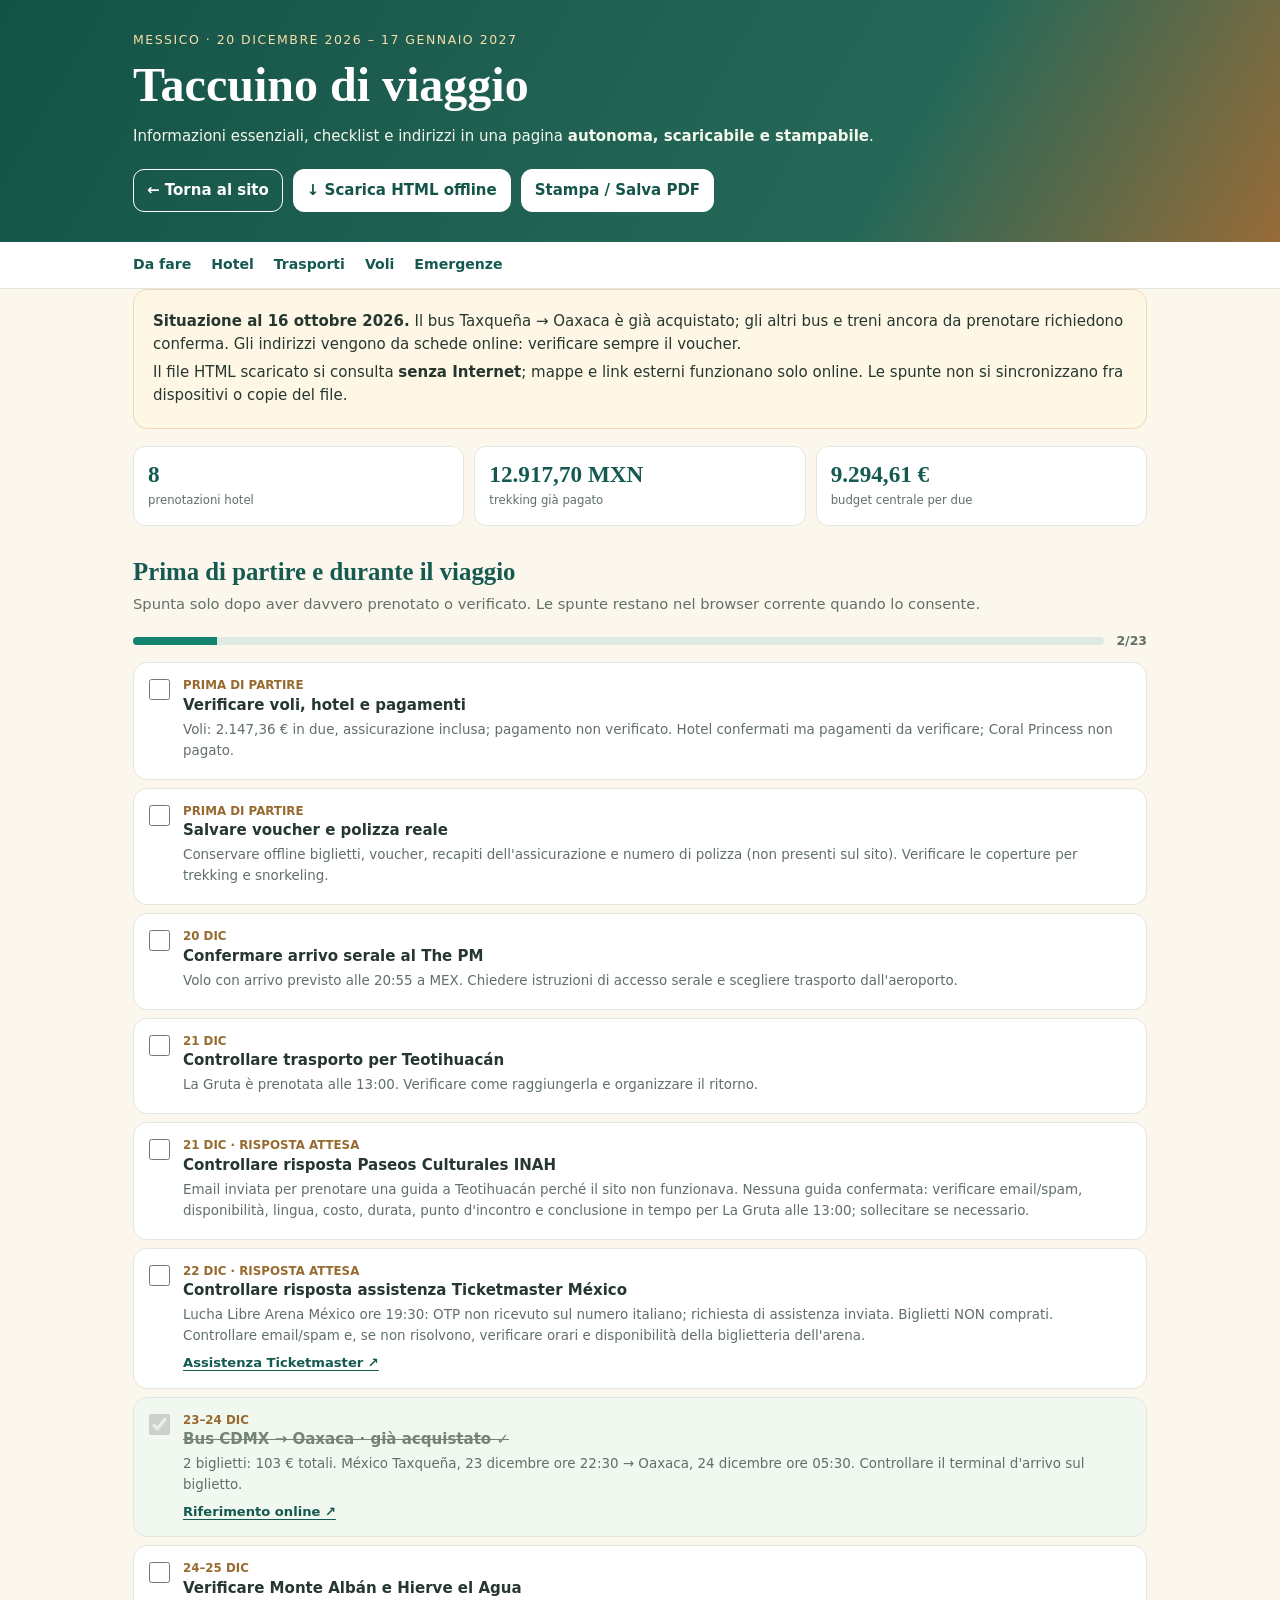
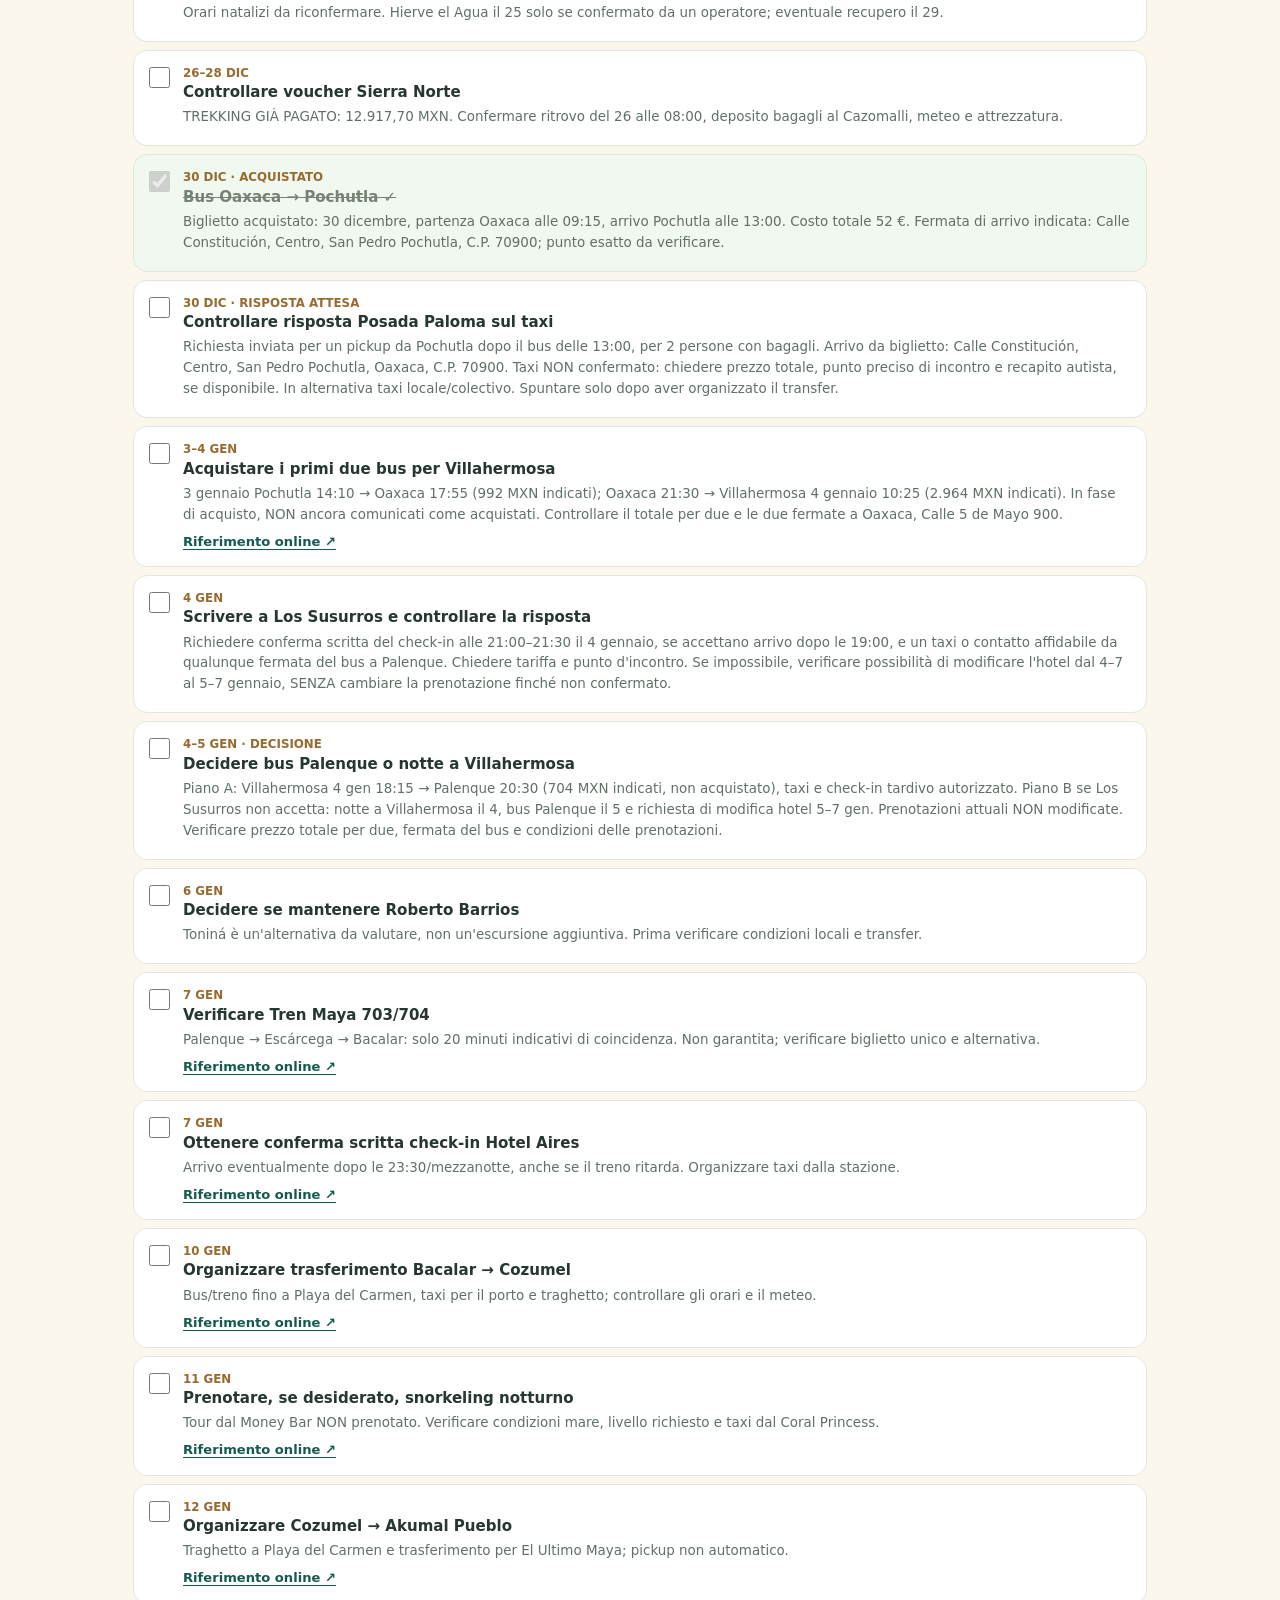
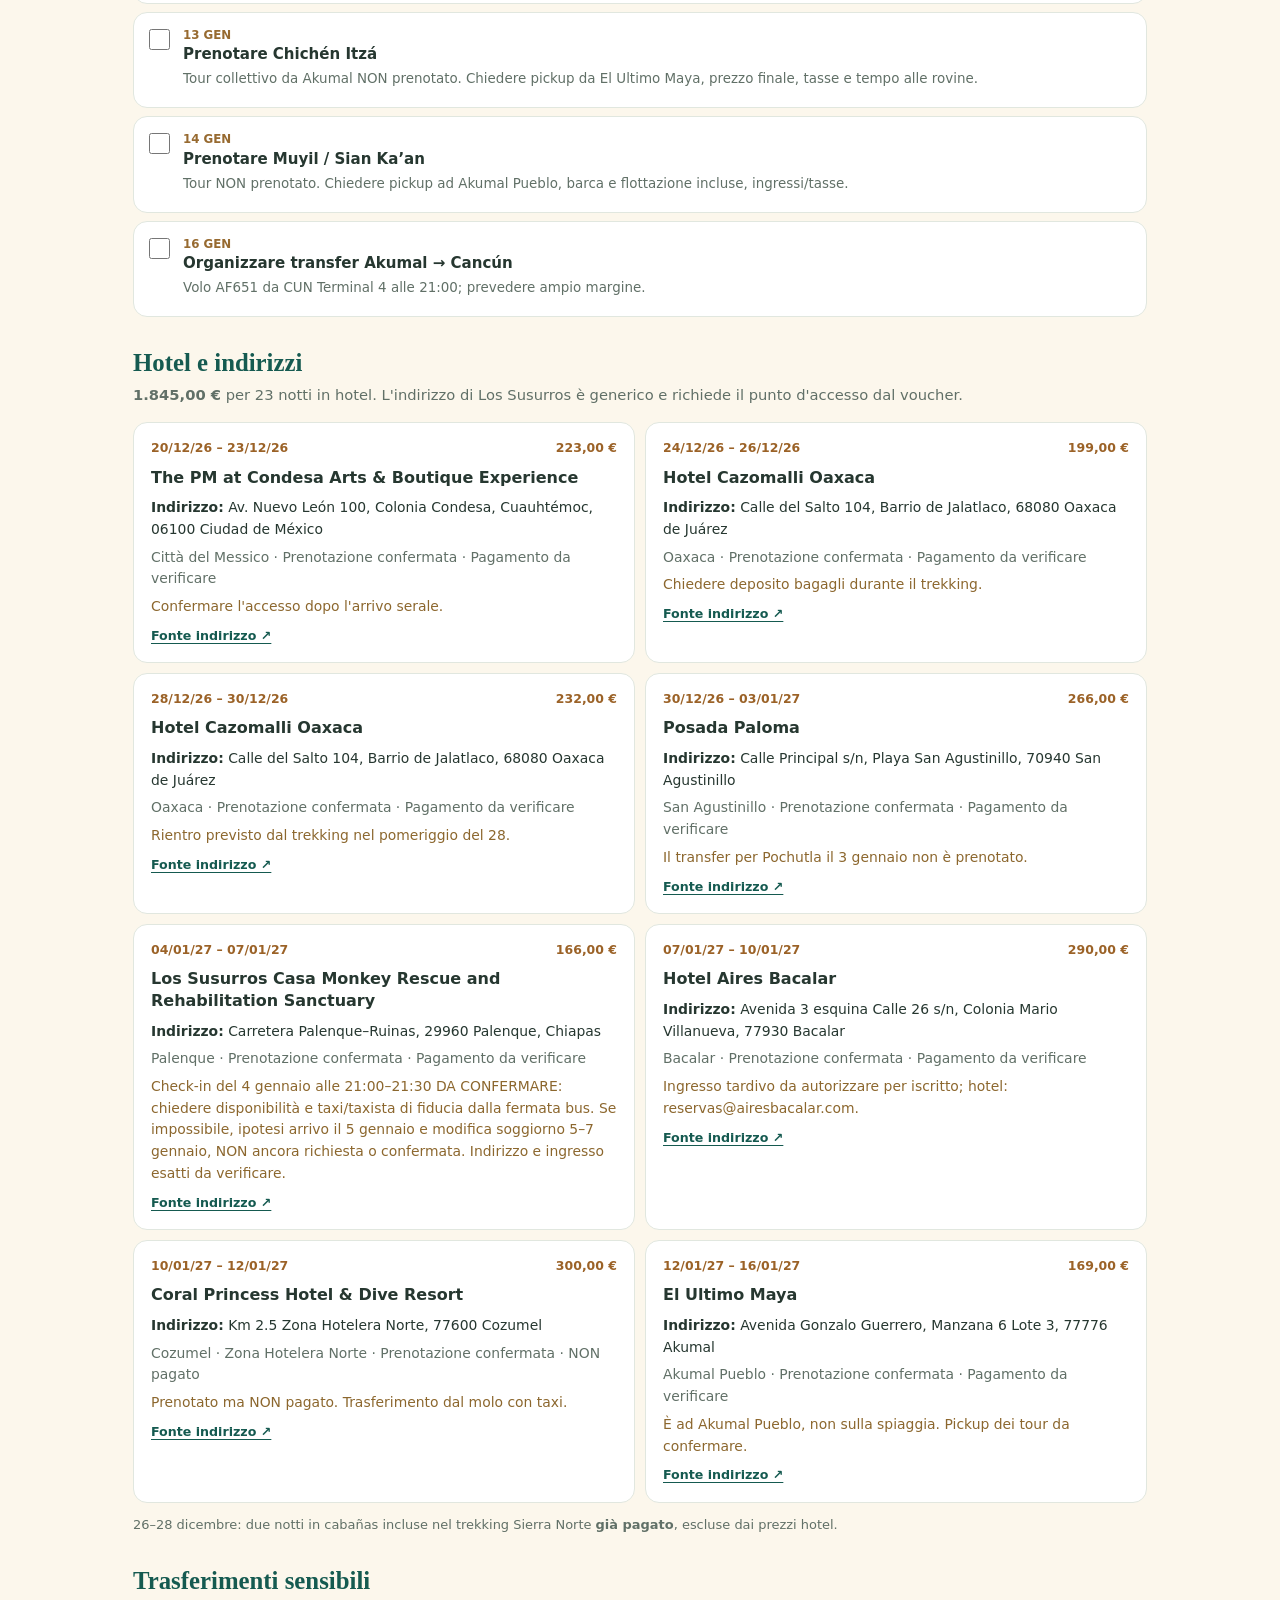
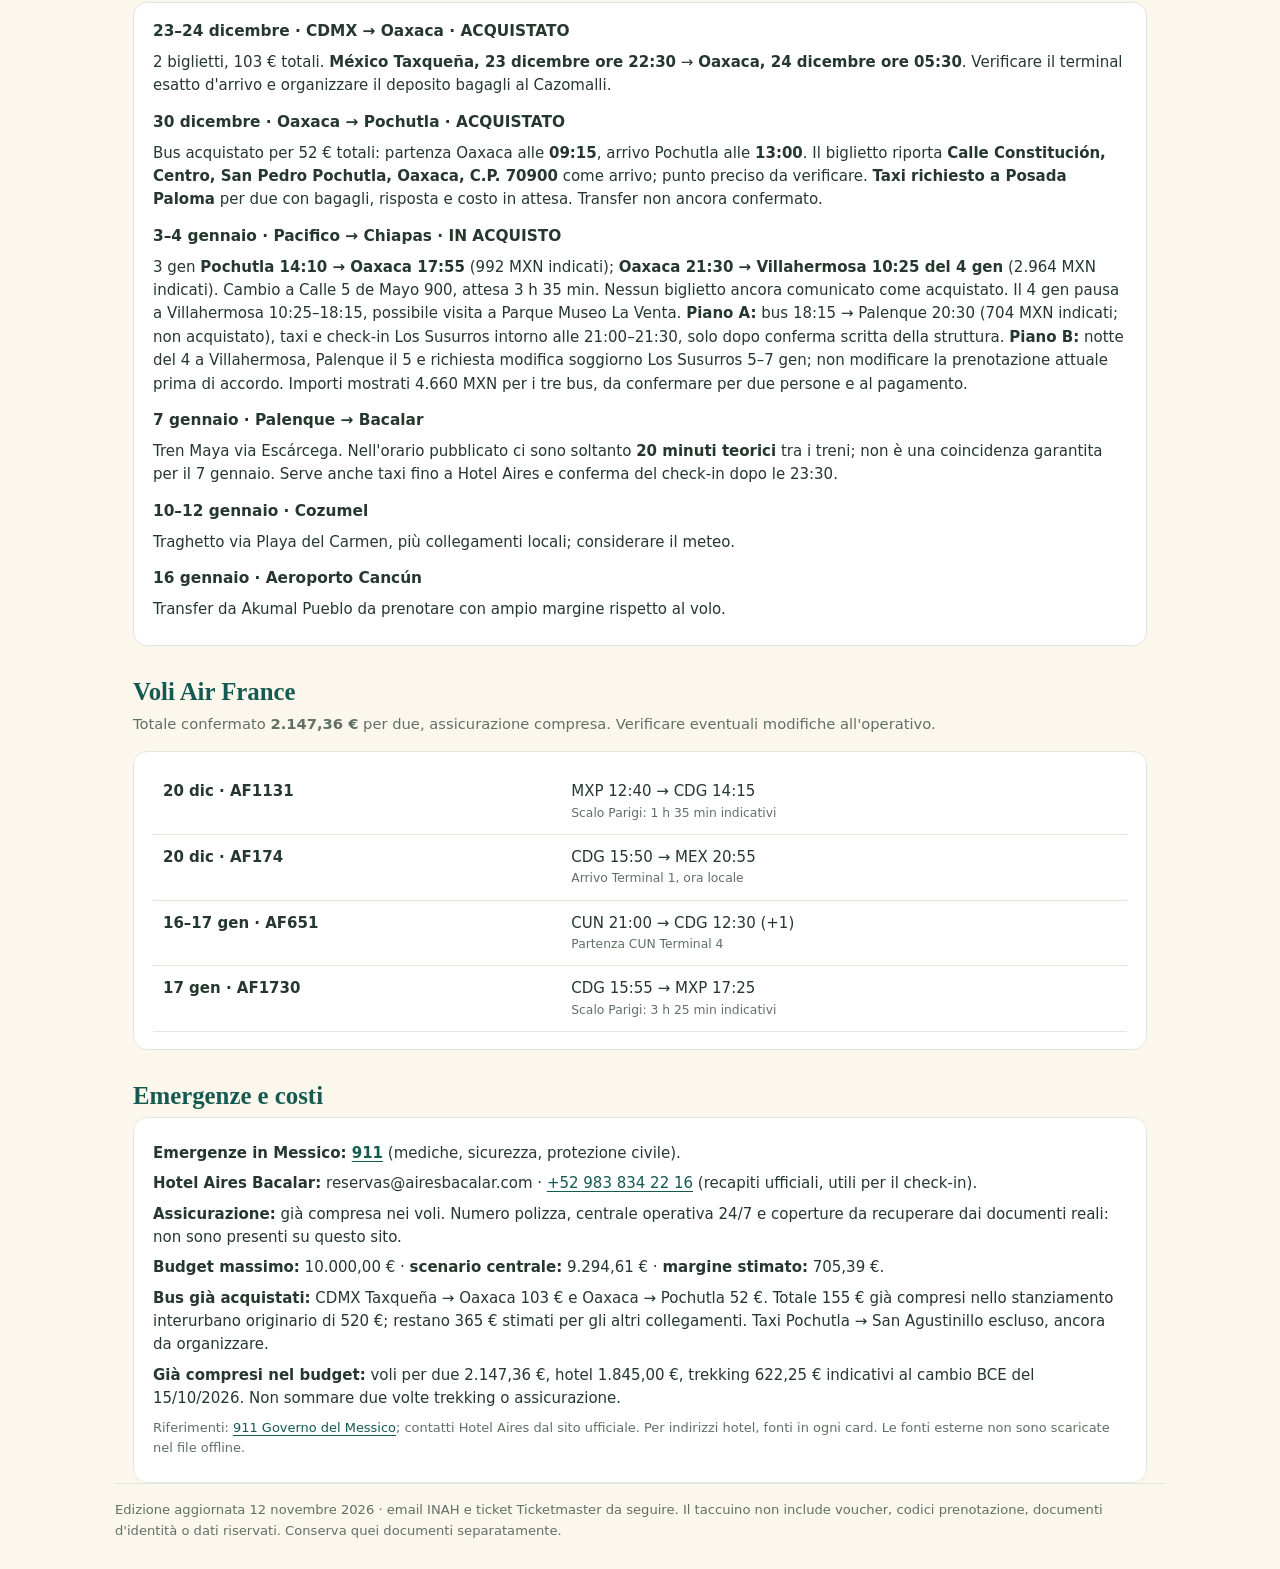
<file: taccuino.html>
<!doctype html><html lang="it"><head><meta charset="utf-8"><meta name="viewport" content="width=device-width,initial-scale=1"><meta name="theme-color" content="#155a50"><title>Taccuino offline · Messico 2026–27</title>
<style>
:root{color-scheme:light;--green:#155a50;--cream:#fcf7ec;--ink:#263730;--muted:#617067;--line:#e1e7df}*{box-sizing:border-box}body{font:15px/1.56 system-ui,-apple-system,Segoe UI,sans-serif;background:var(--cream);color:var(--ink);margin:0}a{color:var(--green);text-underline-offset:3px}button{font:inherit;cursor:pointer}a:focus-visible,button:focus-visible,input:focus-visible{outline:3px solid #c1576b;outline-offset:3px}.wrap{max-width:1050px;margin:auto;padding:0 18px}.hero{background:linear-gradient(120deg,#145448,#266858 70%,#986b38);color:white;padding:30px 0}.hero small{display:block;text-transform:uppercase;letter-spacing:.12em;color:#f8ddaa}.hero h1{font:700 clamp(2.1rem,5vw,3rem)/1.08 Georgia,serif;margin:9px 0}.hero p{color:#f5f8ed}.actions{display:flex;flex-wrap:wrap;gap:10px;margin:20px 0 0}.actions a,.actions button{padding:9px 13px;background:#fff;color:#155448;border-radius:11px;border:1px solid #fff;text-decoration:none;font-weight:800}.actions .back{background:transparent;color:white}nav{position:sticky;top:0;background:white;border-bottom:1px solid var(--line);overflow:auto;z-index:2}nav .wrap{display:flex;gap:20px;white-space:nowrap;padding:12px 18px}nav a{font-size:.88rem;font-weight:700;text-decoration:none}main{padding:24px 0 45px}section{margin-top:32px;scroll-margin-top:80px}h2{font:700 1.55rem Georgia,serif;color:var(--green);margin:0 0 7px}.lead{color:var(--muted);margin:0 0 15px;font-size:.92rem}.banner,.hotel,.box,ul.todo li{background:white;border:1px solid var(--line);border-radius:14px}.banner{background:#fff7e6;border-color:#edd9b8;padding:16px 19px}.banner p{margin:4px 0}.stats{display:grid;grid-template-columns:repeat(3,1fr);gap:10px;margin:17px 0}.stats>div{background:white;border:1px solid var(--line);padding:14px;border-radius:12px}.stats strong{font:700 1.45rem Georgia,serif;display:block;color:var(--green)}.stats small{font-size:.73rem;color:var(--muted)}.progress{display:flex;align-items:center;gap:12px;margin-bottom:12px}.bar{height:8px;background:#dfebe1;border-radius:50px;overflow:hidden;flex:1}.fill{height:100%;width:0;background:#12846e}.progress span{font-size:.78rem;font-weight:800;color:var(--muted)}ul.todo{padding:0;margin:0;list-style:none;display:grid;gap:8px}.check{padding:13px 15px;display:flex;align-items:flex-start;gap:13px;cursor:pointer}.check>input{flex:none;width:21px;height:21px;accent-color:#158267;margin:3px 0}.check>span{flex:1;min-width:0}.check small{display:block;color:#976a30;font-size:.74rem;font-weight:800;text-transform:uppercase}.check strong{display:block;font-size:.94rem;line-height:1.4}.check .desc{display:block;font-size:.84rem;color:var(--muted);margin:4px 0}.check a{font-size:.82rem;font-weight:700}li:has(input:checked){background:#f0f8ef}li input:checked+span strong{text-decoration:line-through;color:#758276}.grid{display:grid;grid-template-columns:repeat(2,minmax(0,1fr));gap:10px}.hotel{padding:15px 17px}.hotel h3{font-size:1rem;line-height:1.35;margin:9px 0}.hotel p{margin:6px 0;font-size:.87rem}.hotel .overline{font-size:.78rem;color:#9b6227;font-weight:800;display:flex;justify-content:space-between;gap:8px;flex-wrap:wrap}.hotel .notice{color:#8c672e}.hotel a{font-size:.79rem;font-weight:800}.muted{color:var(--muted)}.box{padding:17px 19px}.box p{margin:7px 0}.box h3{font-size:.96rem;margin:13px 0 5px}.box h3:first-child{margin-top:0}table{width:100%;border-collapse:collapse}td,th{text-align:left;border-bottom:1px solid var(--line);padding:11px 10px;vertical-align:top}td small{display:block;color:var(--muted);font-size:.77rem}.fine{color:var(--muted);font-size:.81rem;margin:12px 0}.foot{border-top:1px solid var(--line);padding:16px 0 28px;color:var(--muted);font-size:.82rem}@media(max-width:650px){.wrap{padding:0 13px}.grid{grid-template-columns:1fr}.stats{gap:5px}.stats>div{padding:10px 8px}.stats strong{font-size:1.08rem}.stats small{font-size:.65rem}.hero{padding:23px 0}}@media print{body{background:#fff;font-size:11pt}nav,.actions,.progress{display:none!important}.hero{background:#fff!important;color:#155448!important;padding:7px 0 15px}.hero p,.hero small{color:#155448!important}.wrap{max-width:none;padding:0}.hotel,li,.box{break-inside:avoid}a{color:inherit;text-decoration:none}section{margin-top:18px}h2{break-after:avoid}ul.todo{gap:4px}.check{padding:8px}.hotel a,.check a{display:none}.grid{grid-template-columns:repeat(2,1fr)}} 
</style></head><body>
<header class="hero"><div class="wrap"><small>Messico · 20 dicembre 2026 – 17 gennaio 2027</small><h1>Taccuino di viaggio</h1><p>Informazioni essenziali, checklist e indirizzi in una pagina <strong>autonoma, scaricabile e stampabile</strong>.</p><div class="actions"><a class="back" href="index.html">← Torna al sito</a><a href="taccuino.html" download="Taccuino_Messico_2026_Offline.html">↓ Scarica HTML offline</a><button type="button" id="print">Stampa / Salva PDF</button></div></div></header>
<nav aria-label="Sezioni del taccuino"><div class="wrap"><a href="#checklist">Da fare</a><a href="#hotel">Hotel</a><a href="#trasporti">Trasporti</a><a href="#voli">Voli</a><a href="#emergenze">Emergenze</a></div></nav>
<main class="wrap"><div class="banner"><p><strong>Situazione al 16 ottobre 2026.</strong> Il bus Taxqueña → Oaxaca è già acquistato; gli altri bus e treni ancora da prenotare richiedono conferma. Gli indirizzi vengono da schede online: verificare sempre il voucher.</p><p>Il file HTML scaricato si consulta <strong>senza Internet</strong>; mappe e link esterni funzionano solo online. Le spunte non si sincronizzano fra dispositivi o copie del file.</p></div>
<div class="stats"><div><strong>8</strong><small>prenotazioni hotel</small></div><div><strong>12.917,70 MXN</strong><small>trekking già pagato</small></div><div><strong>9.294,61 €</strong><small>budget centrale per due</small></div></div>
<section id="checklist"><h2>Prima di partire e durante il viaggio</h2><p class="lead">Spunta solo dopo aver davvero prenotato o verificato. Le spunte restano nel browser corrente quando lo consente.</p><div class="progress"><div class="bar" role="progressbar" aria-label="Attività completate" aria-valuemin="0" aria-valuemax="23" aria-valuenow="0"><div class="fill"></div></div><span id="counter">0/23</span></div><ul class="todo"><li><label class="check"><input type="checkbox" data-task="task1"><span><small>Prima di partire</small><strong>Verificare voli, hotel e pagamenti</strong><span class="desc">Voli: 2.147,36 € in due, assicurazione inclusa; pagamento non verificato. Hotel confermati ma pagamenti da verificare; Coral Princess non pagato.</span></span></label></li><li><label class="check"><input type="checkbox" data-task="task2"><span><small>Prima di partire</small><strong>Salvare voucher e polizza reale</strong><span class="desc">Conservare offline biglietti, voucher, recapiti dell'assicurazione e numero di polizza (non presenti sul sito). Verificare le coperture per trekking e snorkeling.</span></span></label></li><li><label class="check"><input type="checkbox" data-task="task3"><span><small>20 dic</small><strong>Confermare arrivo serale al The PM</strong><span class="desc">Volo con arrivo previsto alle 20:55 a MEX. Chiedere istruzioni di accesso serale e scegliere trasporto dall'aeroporto.</span></span></label></li><li><label class="check"><input type="checkbox" data-task="task4"><span><small>21 dic</small><strong>Controllare trasporto per Teotihuacán</strong><span class="desc">La Gruta è prenotata alle 13:00. Verificare come raggiungerla e organizzare il ritorno.</span></span></label></li><li><label class="check"><input type="checkbox" data-task="task21"><span><small>21 dic · risposta attesa</small><strong>Controllare risposta Paseos Culturales INAH</strong><span class="desc">Email inviata per prenotare una guida a Teotihuacán perché il sito non funzionava. Nessuna guida confermata: verificare email/spam, disponibilità, lingua, costo, durata, punto d'incontro e conclusione in tempo per La Gruta alle 13:00; sollecitare se necessario.</span></span></label></li><li><label class="check"><input type="checkbox" data-task="task22"><span><small>22 dic · risposta attesa</small><strong>Controllare risposta assistenza Ticketmaster México</strong><span class="desc">Lucha Libre Arena México ore 19:30: OTP non ricevuto sul numero italiano; richiesta di assistenza inviata. Biglietti NON comprati. Controllare email/spam e, se non risolvono, verificare orari e disponibilità della biglietteria dell'arena.</span><a href="https://help.ticketmaster.com.mx/hc/es-mx/requests/new?ticket_form_id=26928070885009" target="_blank" rel="noopener noreferrer">Assistenza Ticketmaster ↗</a></span></label></li><li><label class="check"><input type="checkbox" data-task="task6" data-confirmed="true" checked disabled><span><small>23–24 dic</small><strong>Bus CDMX → Oaxaca · già acquistato ✓</strong><span class="desc">2 biglietti: 103 € totali. México Taxqueña, 23 dicembre ore 22:30 → Oaxaca, 24 dicembre ore 05:30. Controllare il terminal d'arrivo sul biglietto.</span><a href="https://www.ado.com.mx/" target="_blank" rel="noopener noreferrer">Riferimento online ↗</a></span></label></li><li><label class="check"><input type="checkbox" data-task="task7"><span><small>24–25 dic</small><strong>Verificare Monte Albán e Hierve el Agua</strong><span class="desc">Orari natalizi da riconfermare. Hierve el Agua il 25 solo se confermato da un operatore; eventuale recupero il 29.</span></span></label></li><li><label class="check"><input type="checkbox" data-task="task8"><span><small>26–28 dic</small><strong>Controllare voucher Sierra Norte</strong><span class="desc">TREKKING GIÀ PAGATO: 12.917,70 MXN. Confermare ritrovo del 26 alle 08:00, deposito bagagli al Cazomalli, meteo e attrezzatura.</span></span></label></li><li><label class="check"><input type="checkbox" data-task="task9" data-confirmed="true" checked disabled><span><small>30 dic · acquistato</small><strong>Bus Oaxaca → Pochutla ✓</strong><span class="desc">Biglietto acquistato: 30 dicembre, partenza Oaxaca alle 09:15, arrivo Pochutla alle 13:00. Costo totale 52 €. Fermata di arrivo indicata: Calle Constitución, Centro, San Pedro Pochutla, C.P. 70900; punto esatto da verificare.</span></span></label></li><li><label class="check"><input type="checkbox" data-task="task23"><span><small>30 dic · risposta attesa</small><strong>Controllare risposta Posada Paloma sul taxi</strong><span class="desc">Richiesta inviata per un pickup da Pochutla dopo il bus delle 13:00, per 2 persone con bagagli. Arrivo da biglietto: Calle Constitución, Centro, San Pedro Pochutla, Oaxaca, C.P. 70900. Taxi NON confermato: chiedere prezzo totale, punto preciso di incontro e recapito autista, se disponibile. In alternativa taxi locale/colectivo. Spuntare solo dopo aver organizzato il transfer.</span></span></label></li><li><label class="check"><input type="checkbox" data-task="task10"><span><small>3–4 gen</small><strong>Acquistare i primi due bus per Villahermosa</strong><span class="desc">3 gennaio Pochutla 14:10 → Oaxaca 17:55 (992 MXN indicati); Oaxaca 21:30 → Villahermosa 4 gennaio 10:25 (2.964 MXN indicati). In fase di acquisto, NON ancora comunicati come acquistati. Controllare il totale per due e le due fermate a Oaxaca, Calle 5 de Mayo 900.</span><a href="https://www.ado.com.mx/" target="_blank" rel="noopener noreferrer">Riferimento online ↗</a></span></label></li><li><label class="check"><input type="checkbox" data-task="task11"><span><small>4 gen</small><strong>Scrivere a Los Susurros e controllare la risposta</strong><span class="desc">Richiedere conferma scritta del check-in alle 21:00–21:30 il 4 gennaio, se accettano arrivo dopo le 19:00, e un taxi o contatto affidabile da qualunque fermata del bus a Palenque. Chiedere tariffa e punto d'incontro. Se impossibile, verificare possibilità di modificare l'hotel dal 4–7 al 5–7 gennaio, SENZA cambiare la prenotazione finché non confermato.</span></span></label></li><li><label class="check"><input type="checkbox" data-task="task24"><span><small>4–5 gen · decisione</small><strong>Decidere bus Palenque o notte a Villahermosa</strong><span class="desc">Piano A: Villahermosa 4 gen 18:15 → Palenque 20:30 (704 MXN indicati, non acquistato), taxi e check-in tardivo autorizzato. Piano B se Los Susurros non accetta: notte a Villahermosa il 4, bus Palenque il 5 e richiesta di modifica hotel 5–7 gen. Prenotazioni attuali NON modificate. Verificare prezzo totale per due, fermata del bus e condizioni delle prenotazioni.</span></span></label></li><li><label class="check"><input type="checkbox" data-task="task12"><span><small>6 gen</small><strong>Decidere se mantenere Roberto Barrios</strong><span class="desc">Toniná è un'alternativa da valutare, non un'escursione aggiuntiva. Prima verificare condizioni locali e transfer.</span></span></label></li><li><label class="check"><input type="checkbox" data-task="task13"><span><small>7 gen</small><strong>Verificare Tren Maya 703/704</strong><span class="desc">Palenque → Escárcega → Bacalar: solo 20 minuti indicativi di coincidenza. Non garantita; verificare biglietto unico e alternativa.</span><a href="https://www.trenmaya.gob.mx/horarios.php" target="_blank" rel="noopener noreferrer">Riferimento online ↗</a></span></label></li><li><label class="check"><input type="checkbox" data-task="task14"><span><small>7 gen</small><strong>Ottenere conferma scritta check-in Hotel Aires</strong><span class="desc">Arrivo eventualmente dopo le 23:30/mezzanotte, anche se il treno ritarda. Organizzare taxi dalla stazione.</span><a href="https://www.airesbacalar.com/en/contacto.html" target="_blank" rel="noopener noreferrer">Riferimento online ↗</a></span></label></li><li><label class="check"><input type="checkbox" data-task="task15"><span><small>10 gen</small><strong>Organizzare trasferimento Bacalar → Cozumel</strong><span class="desc">Bus/treno fino a Playa del Carmen, taxi per il porto e traghetto; controllare gli orari e il meteo.</span><a href="https://winjet.mx/" target="_blank" rel="noopener noreferrer">Riferimento online ↗</a></span></label></li><li><label class="check"><input type="checkbox" data-task="task16"><span><small>11 gen</small><strong>Prenotare, se desiderato, snorkeling notturno</strong><span class="desc">Tour dal Money Bar NON prenotato. Verificare condizioni mare, livello richiesto e taxi dal Coral Princess.</span><a href="https://nightsnorkelcozumel.com/" target="_blank" rel="noopener noreferrer">Riferimento online ↗</a></span></label></li><li><label class="check"><input type="checkbox" data-task="task17"><span><small>12 gen</small><strong>Organizzare Cozumel → Akumal Pueblo</strong><span class="desc">Traghetto a Playa del Carmen e trasferimento per El Ultimo Maya; pickup non automatico.</span><a href="https://winjet.mx/" target="_blank" rel="noopener noreferrer">Riferimento online ↗</a></span></label></li><li><label class="check"><input type="checkbox" data-task="task18"><span><small>13 gen</small><strong>Prenotare Chichén Itzá</strong><span class="desc">Tour collettivo da Akumal NON prenotato. Chiedere pickup da El Ultimo Maya, prezzo finale, tasse e tempo alle rovine.</span></span></label></li><li><label class="check"><input type="checkbox" data-task="task19"><span><small>14 gen</small><strong>Prenotare Muyil / Sian Ka’an</strong><span class="desc">Tour NON prenotato. Chiedere pickup ad Akumal Pueblo, barca e flottazione incluse, ingressi/tasse.</span></span></label></li><li><label class="check"><input type="checkbox" data-task="task20"><span><small>16 gen</small><strong>Organizzare transfer Akumal → Cancún</strong><span class="desc">Volo AF651 da CUN Terminal 4 alle 21:00; prevedere ampio margine.</span></span></label></li></ul></section>
<section id="hotel"><h2>Hotel e indirizzi</h2><p class="lead"><strong>1.845,00 €</strong> per 23 notti in hotel. L'indirizzo di Los Susurros è generico e richiede il punto d'accesso dal voucher.</p><div class="grid"><article class="hotel"><div class="overline">20/12/26 – 23/12/26 <strong>223,00 €</strong></div><h3>The PM at Condesa Arts &amp; Boutique Experience</h3><p><b>Indirizzo:</b> Av. Nuevo León 100, Colonia Condesa, Cuauhtémoc, 06100 Ciudad de México</p><p class="muted">Città del Messico · Prenotazione confermata · Pagamento da verificare</p><p class="notice">Confermare l'accesso dopo l'arrivo serale.</p><a href="https://www.google.com/travel/hotels/entity/ChkIjKbd6dXG9okGGg0vZy8xMWY1ZGM2ZnJuEAE?gsas=1" target="_blank" rel="noopener noreferrer">Fonte indirizzo ↗</a></article><article class="hotel"><div class="overline">24/12/26 – 26/12/26 <strong>199,00 €</strong></div><h3>Hotel Cazomalli Oaxaca</h3><p><b>Indirizzo:</b> Calle del Salto 104, Barrio de Jalatlaco, 68080 Oaxaca de Juárez</p><p class="muted">Oaxaca · Prenotazione confermata · Pagamento da verificare</p><p class="notice">Chiedere deposito bagagli durante il trekking.</p><a href="https://www.booking.com/hotel/mx/cazomalli.en-gb.html" target="_blank" rel="noopener noreferrer">Fonte indirizzo ↗</a></article><article class="hotel"><div class="overline">28/12/26 – 30/12/26 <strong>232,00 €</strong></div><h3>Hotel Cazomalli Oaxaca</h3><p><b>Indirizzo:</b> Calle del Salto 104, Barrio de Jalatlaco, 68080 Oaxaca de Juárez</p><p class="muted">Oaxaca · Prenotazione confermata · Pagamento da verificare</p><p class="notice">Rientro previsto dal trekking nel pomeriggio del 28.</p><a href="https://www.booking.com/hotel/mx/cazomalli.en-gb.html" target="_blank" rel="noopener noreferrer">Fonte indirizzo ↗</a></article><article class="hotel"><div class="overline">30/12/26 – 03/01/27 <strong>266,00 €</strong></div><h3>Posada Paloma</h3><p><b>Indirizzo:</b> Calle Principal s/n, Playa San Agustinillo, 70940 San Agustinillo</p><p class="muted">San Agustinillo · Prenotazione confermata · Pagamento da verificare</p><p class="notice">Il transfer per Pochutla il 3 gennaio non è prenotato.</p><a href="https://www.booking.com/hotel/mx/posada-paloma.html" target="_blank" rel="noopener noreferrer">Fonte indirizzo ↗</a></article><article class="hotel"><div class="overline">04/01/27 – 07/01/27 <strong>166,00 €</strong></div><h3>Los Susurros Casa Monkey Rescue and Rehabilitation Sanctuary</h3><p><b>Indirizzo:</b> Carretera Palenque–Ruinas, 29960 Palenque, Chiapas</p><p class="muted">Palenque · Prenotazione confermata · Pagamento da verificare</p><p class="notice">Check-in del 4 gennaio alle 21:00–21:30 DA CONFERMARE: chiedere disponibilità e taxi/taxista di fiducia dalla fermata bus. Se impossibile, ipotesi arrivo il 5 gennaio e modifica soggiorno 5–7 gennaio, NON ancora richiesta o confermata. Indirizzo e ingresso esatti da verificare.</p><a href="https://www.booking.com/hotel/mx/los-susurros-casa.html" target="_blank" rel="noopener noreferrer">Fonte indirizzo ↗</a></article><article class="hotel"><div class="overline">07/01/27 – 10/01/27 <strong>290,00 €</strong></div><h3>Hotel Aires Bacalar</h3><p><b>Indirizzo:</b> Avenida 3 esquina Calle 26 s/n, Colonia Mario Villanueva, 77930 Bacalar</p><p class="muted">Bacalar · Prenotazione confermata · Pagamento da verificare</p><p class="notice">Ingresso tardivo da autorizzare per iscritto; hotel: reservas@airesbacalar.com.</p><a href="https://www.airesbacalar.com/en/contacto.html" target="_blank" rel="noopener noreferrer">Fonte indirizzo ↗</a></article><article class="hotel"><div class="overline">10/01/27 – 12/01/27 <strong>300,00 €</strong></div><h3>Coral Princess Hotel &amp; Dive Resort</h3><p><b>Indirizzo:</b> Km 2.5 Zona Hotelera Norte, 77600 Cozumel</p><p class="muted">Cozumel · Zona Hotelera Norte · Prenotazione confermata · NON pagato</p><p class="notice">Prenotato ma NON pagato. Trasferimento dal molo con taxi.</p><a href="https://www.booking.com/hotel/mx/coral-princess-resort-cozumel.html" target="_blank" rel="noopener noreferrer">Fonte indirizzo ↗</a></article><article class="hotel"><div class="overline">12/01/27 – 16/01/27 <strong>169,00 €</strong></div><h3>El Ultimo Maya</h3><p><b>Indirizzo:</b> Avenida Gonzalo Guerrero, Manzana 6 Lote 3, 77776 Akumal</p><p class="muted">Akumal Pueblo · Prenotazione confermata · Pagamento da verificare</p><p class="notice">È ad Akumal Pueblo, non sulla spiaggia. Pickup dei tour da confermare.</p><a href="https://www.booking.com/hotel/mx/el-ultimo-maya.html" target="_blank" rel="noopener noreferrer">Fonte indirizzo ↗</a></article></div><p class="fine">26–28 dicembre: due notti in cabañas incluse nel trekking Sierra Norte <strong>già pagato</strong>, escluse dai prezzi hotel.</p></section>
<section id="trasporti"><h2>Trasferimenti sensibili</h2><div class="box"><h3>23–24 dicembre · CDMX → Oaxaca · ACQUISTATO</h3><p>2 biglietti, 103 € totali. <strong>México Taxqueña, 23 dicembre ore 22:30</strong> → <strong>Oaxaca, 24 dicembre ore 05:30</strong>. Verificare il terminal esatto d'arrivo e organizzare il deposito bagagli al Cazomalli.</p><h3>30 dicembre · Oaxaca → Pochutla · ACQUISTATO</h3><p>Bus acquistato per 52 € totali: partenza Oaxaca alle <strong>09:15</strong>, arrivo Pochutla alle <strong>13:00</strong>. Il biglietto riporta <strong>Calle Constitución, Centro, San Pedro Pochutla, Oaxaca, C.P. 70900</strong> come arrivo; punto preciso da verificare. <strong>Taxi richiesto a Posada Paloma</strong> per due con bagagli, risposta e costo in attesa. Transfer non ancora confermato.</p><h3>3–4 gennaio · Pacifico → Chiapas · IN ACQUISTO</h3><p>3 gen <strong>Pochutla 14:10 → Oaxaca 17:55</strong> (992 MXN indicati); <strong>Oaxaca 21:30 → Villahermosa 10:25 del 4 gen</strong> (2.964 MXN indicati). Cambio a Calle 5 de Mayo 900, attesa 3 h 35 min. Nessun biglietto ancora comunicato come acquistato. Il 4 gen pausa a Villahermosa 10:25–18:15, possibile visita a Parque Museo La Venta. <strong>Piano A:</strong> bus 18:15 → Palenque 20:30 (704 MXN indicati; non acquistato), taxi e check-in Los Susurros intorno alle 21:00–21:30, solo dopo conferma scritta della struttura. <strong>Piano B:</strong> notte del 4 a Villahermosa, Palenque il 5 e richiesta modifica soggiorno Los Susurros 5–7 gen; non modificare la prenotazione attuale prima di accordo. Importi mostrati 4.660 MXN per i tre bus, da confermare per due persone e al pagamento.</p><h3>7 gennaio · Palenque → Bacalar</h3><p>Tren Maya via Escárcega. Nell'orario pubblicato ci sono soltanto <strong>20 minuti teorici</strong> tra i treni; non è una coincidenza garantita per il 7 gennaio. Serve anche taxi fino a Hotel Aires e conferma del check-in dopo le 23:30.</p><h3>10–12 gennaio · Cozumel</h3><p>Traghetto via Playa del Carmen, più collegamenti locali; considerare il meteo.</p><h3>16 gennaio · Aeroporto Cancún</h3><p>Transfer da Akumal Pueblo da prenotare con ampio margine rispetto al volo.</p></div></section>
<section id="voli"><h2>Voli Air France</h2><p class="lead">Totale confermato <strong>2.147,36 €</strong> per due, assicurazione compresa. Verificare eventuali modifiche all'operativo.</p><div class="box"><table><tbody><tr><th>20 dic · AF1131</th><td>MXP 12:40 → CDG 14:15<small>Scalo Parigi: 1 h 35 min indicativi</small></td></tr><tr><th>20 dic · AF174</th><td>CDG 15:50 → MEX 20:55<small>Arrivo Terminal 1, ora locale</small></td></tr><tr><th>16–17 gen · AF651</th><td>CUN 21:00 → CDG 12:30 (+1)<small>Partenza CUN Terminal 4</small></td></tr><tr><th>17 gen · AF1730</th><td>CDG 15:55 → MXP 17:25<small>Scalo Parigi: 3 h 25 min indicativi</small></td></tr></tbody></table></div></section>
<section id="emergenze"><h2>Emergenze e costi</h2><div class="box"><p><strong>Emergenze in Messico: <a href="tel:911">911</a></strong> (mediche, sicurezza, protezione civile).</p><p><strong>Hotel Aires Bacalar:</strong> reservas@airesbacalar.com · <a href="tel:+529838342216">+52 983 834 22 16</a> (recapiti ufficiali, utili per il check-in).</p><p><strong>Assicurazione:</strong> già compresa nei voli. Numero polizza, centrale operativa 24/7 e coperture da recuperare dai documenti reali: non sono presenti su questo sito.</p><p><strong>Budget massimo:</strong> 10.000,00 € · <strong>scenario centrale:</strong> 9.294,61 € · <strong>margine stimato:</strong> 705,39 €.</p><p><strong>Bus già acquistati:</strong> CDMX Taxqueña → Oaxaca 103 € e Oaxaca → Pochutla 52 €. Totale 155 € già compresi nello stanziamento interurbano originario di 520 €; restano 365 € stimati per gli altri collegamenti. Taxi Pochutla → San Agustinillo escluso, ancora da organizzare.</p><p><strong>Già compresi nel budget:</strong> voli per due 2.147,36 €, hotel 1.845,00 €, trekking 622,25 € indicativi al cambio BCE del 15/10/2026. Non sommare due volte trekking o assicurazione.</p><p class="fine">Riferimenti: <a href="https://www.gob.mx/911/articulos/que-es-el-911emergencias?idiom=es" target="_blank" rel="noopener noreferrer">911 Governo del Messico</a>; contatti Hotel Aires dal sito ufficiale. Per indirizzi hotel, fonti in ogni card. Le fonti esterne non sono scaricate nel file offline.</p></div></section></main><footer class="wrap foot">Edizione aggiornata 12 novembre 2026 · email INAH e ticket Ticketmaster da seguire. Il taccuino non include voucher, codici prenotazione, documenti d'identità o dati riservati. Conserva quei documenti separatamente.</footer>
<script>(function(){const key="messico-taccuino-checks-v1",list=Array.from(document.querySelectorAll("input[data-task]")),counter=document.getElementById("counter"),bar=document.querySelector(".bar"),fill=document.querySelector(".fill");let saved={};try{saved=JSON.parse(localStorage.getItem(key)||"{}")||{}}catch(e){}function draw(){let n=list.filter(x=>x.checked).length;counter.textContent=n+"/"+list.length;bar.setAttribute("aria-valuenow",n);fill.style.width=(n*100/list.length)+"%"}list.forEach(el=>{el.checked=el.dataset.confirmed==="true"||!!saved[el.dataset.task];el.addEventListener("change",()=>{saved[el.dataset.task]=el.checked;try{localStorage.setItem(key,JSON.stringify(saved))}catch(e){}draw()})});draw();document.getElementById("print").addEventListener("click",()=>window.print())})();</script>
</body></html>
</file>
